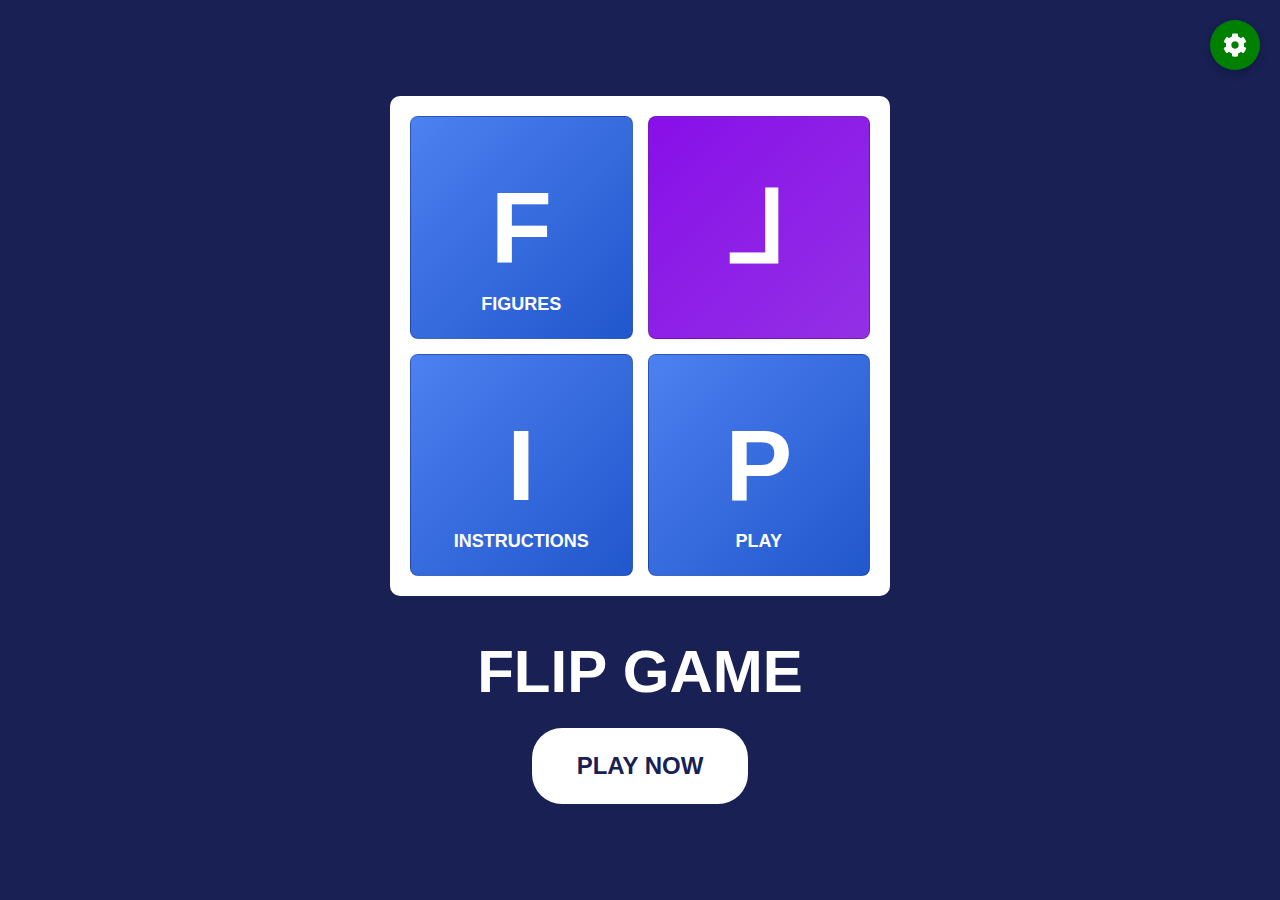
<file: index.html>
<!DOCTYPE html>
<html lang="en">
<head>
  <meta charset="UTF-8" />
  <meta name="viewport" content="width=device-width, initial-scale=1.0"/>
  <title>Flip Game</title>
  <link rel="stylesheet" href="https://cdnjs.cloudflare.com/ajax/libs/font-awesome/5.15.4/css/all.min.css" />
  <link href="https://cdn.jsdelivr.net/npm/bootstrap@5.3.0/dist/css/bootstrap.min.css" rel="stylesheet">
  <link rel="stylesheet" href="index.css">
</head>
<body>
  
  <!-- Settings Wrapper -->
  <div class="settings-wrapper">
    <div class="settings-icon" id="settingsButton">
      <i class="fa fa-cog" aria-hidden="true"></i>
    </div>
    <div class="settings-panel" id="settingsPanel">
      <button id="soundToggle" class="sound-button">
        <i class="fas fa-volume-up sound-on"></i>
        <i class="fas fa-volume-mute sound-off" style="display: none;"></i>
      </button>
      <button id="timerToggle" class="timer-button">
        <i class="fas fa-stopwatch timer-on"></i>
        <i class="fas fa-ban timer-off" style="display: none;"></i>
      </button>
    </div>
  </div>
  
<div class="main-content-wrapper"></div>
  <!-- Logo Section -->
  <div class="logo">
    <div class="card" id="card1">
      <div class="f">F</div>
      <div class="b">FIGURES</div>
    </div>
    <div class="card" id="card2">
      <div class="f">⅃</div>
    </div>
    <div class="card" id="card3">
      <div class="f">I</div>
      <div class="b">INSTRUCTIONS</div>
    </div>
    <div class="card" id="card4">
      <div class="f">P</div>
      <div class="b">PLAY</div>
    </div>
  </div>

  <!-- Bottom Section -->
  <div class="bottom-section">
    <h1>FLIP GAME</h1>
    <a href="flip.html" class="play-button" id="playNowBtn">PLAY NOW</a>
  </div>
 </div>
  <script src="https://cdn.jsdelivr.net/npm/bootstrap@5.3.0/dist/js/bootstrap.bundle.min.js"></script>
  <script>
    document.addEventListener("DOMContentLoaded", function() {
      const settingsButton = document.getElementById('settingsButton');
      const settingsPanel = document.getElementById('settingsPanel');

      // Settings panel toggle
      settingsButton.addEventListener('click', function(e) {
        e.stopPropagation();
        settingsPanel.classList.toggle('show');
      });

      // Close panel when clicking outside
      document.addEventListener('click', function(e) {
        if (!settingsPanel.contains(e.target) && !settingsButton.contains(e.target)) {
          settingsPanel.classList.remove('show');
        }
      });

      // Sound toggle
      const soundToggle = document.getElementById('soundToggle');
      const soundOnIcon = soundToggle.querySelector('.sound-on');
      const soundOffIcon = soundToggle.querySelector('.sound-off');
      
      soundToggle.addEventListener('click', function() {
        const isSoundOn = soundOnIcon.style.display !== 'none';
        soundOnIcon.style.display = isSoundOn ? 'none' : 'inline-block';
        soundOffIcon.style.display = isSoundOn ? 'inline-block' : 'none';
        localStorage.setItem('soundOn', !isSoundOn);
      });

      // Timer toggle
      const timerToggle = document.getElementById('timerToggle');
      const timerOnIcon = timerToggle.querySelector('.timer-on');
      const timerOffIcon = timerToggle.querySelector('.timer-off');
      
      timerToggle.addEventListener('click', function() {
        const isTimerOn = timerOnIcon.style.display !== 'none';
        timerOnIcon.style.display = isTimerOn ? 'none' : 'inline-block';
        timerOffIcon.style.display = isTimerOn ? 'inline-block' : 'none';
        localStorage.setItem('timerOn', !isTimerOn);
      });

      // Initialize settings
      if(!localStorage.getItem('soundOn')) {
        localStorage.setItem('soundOn', 'true');
        soundOnIcon.style.display = 'inline-block';
        soundOffIcon.style.display = 'none';
      }
      if(!localStorage.getItem('timerOn')) {
        localStorage.setItem('timerOn', 'true');
        timerOnIcon.style.display = 'inline-block';
        timerOffIcon.style.display = 'none';
      }

      // Set initial toggle states
      if (localStorage.getItem('soundOn') === 'false') {
        soundOnIcon.style.display = 'none';
        soundOffIcon.style.display = 'inline-block';
      }
      if (localStorage.getItem('timerOn') === 'false') {
        timerOnIcon.style.display = 'none';
        timerOffIcon.style.display = 'inline-block';
      }
    });

    // Play button handler
    document.getElementById('playNowBtn').addEventListener('click', function(e) {
      e.preventDefault();
      window.location.href = 'flip.html';
    });
    
    
  </script>
</body>
</html>
</file>
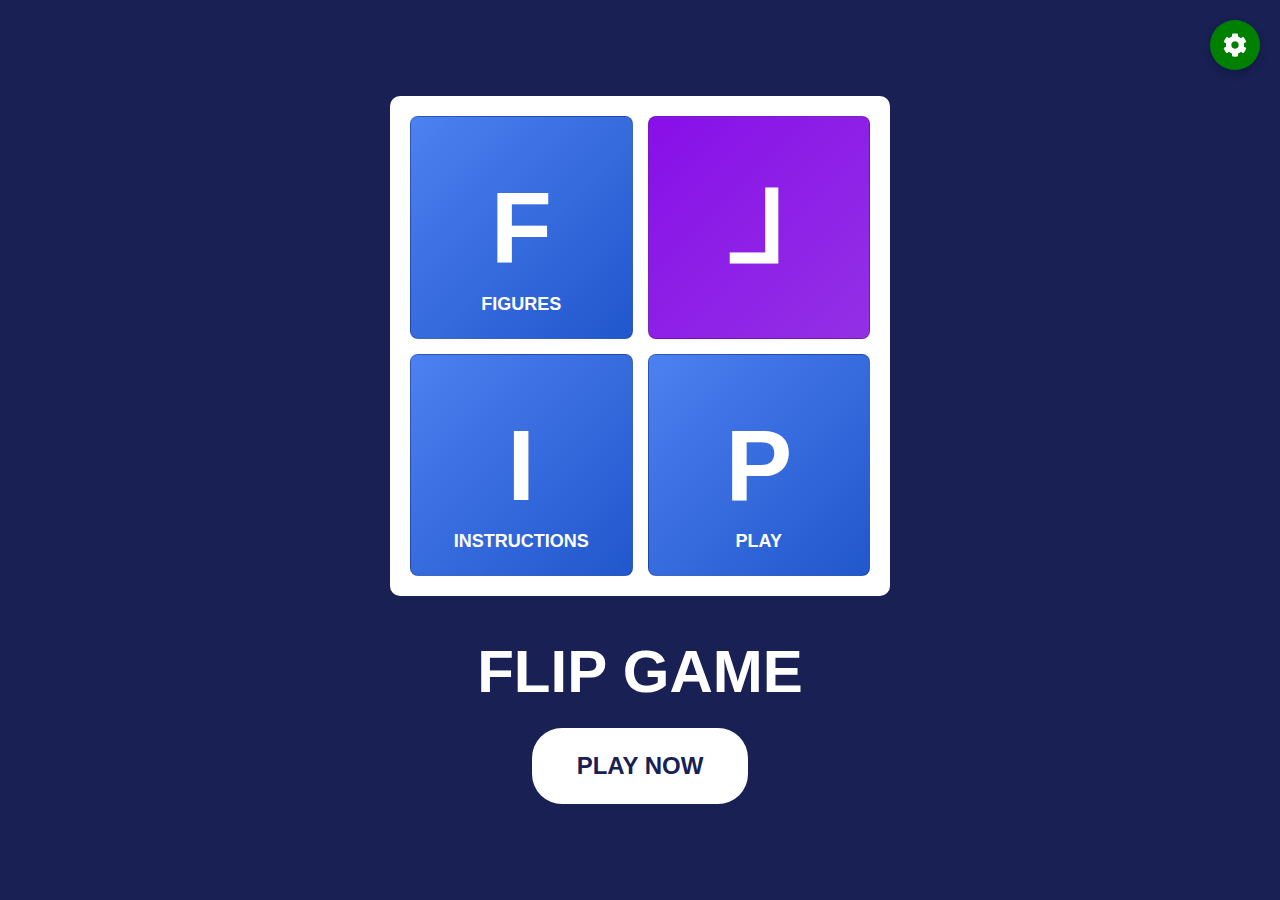
<file: homepage.html>
<!DOCTYPE html>
<html lang="en">
<head>
  <meta charset="UTF-8" />
  <meta name="viewport" content="width=device-width, initial-scale=1.0"/>
  <title>Flip Game</title>
  <link rel="stylesheet" href="https://cdnjs.cloudflare.com/ajax/libs/font-awesome/5.15.4/css/all.min.css" />
  <link href="https://cdn.jsdelivr.net/npm/bootstrap@5.3.0/dist/css/bootstrap.min.css" rel="stylesheet">
  <link rel="stylesheet" href="homepage.css">
</head>
<body>
  
  <!-- Settings Wrapper -->
  <div class="settings-wrapper">
    <div class="settings-icon" id="settingsButton">
      <i class="fa fa-cog" aria-hidden="true"></i>
    </div>
    <div class="settings-panel" id="settingsPanel">
      <button id="soundToggle" class="sound-button">
        <i class="fas fa-volume-up sound-on"></i>
        <i class="fas fa-volume-mute sound-off" style="display: none;"></i>
      </button>
      <button id="timerToggle" class="timer-button">
        <i class="fas fa-stopwatch timer-on"></i>
        <i class="fas fa-ban timer-off" style="display: none;"></i>
      </button>
    </div>
  </div>
  
<div class="main-content-wrapper"></div>
  <!-- Logo Section -->
  <div class="logo">
    <div class="card" id="card1">
      <div class="f">F</div>
      <div class="b">FIGURES</div>
    </div>
    <div class="card" id="card2">
      <div class="f">⅃</div>
    </div>
    <div class="card" id="card3">
      <div class="f">I</div>
      <div class="b">INSTRUCTIONS</div>
    </div>
    <div class="card" id="card4">
      <div class="f">P</div>
      <div class="b">PLAY</div>
    </div>
  </div>

  <!-- Bottom Section -->
  <div class="bottom-section">
    <h1>FLIP GAME</h1>
    <a href="flip.html" class="play-button" id="playNowBtn">PLAY NOW</a>
  </div>
 </div>
  <script src="https://cdn.jsdelivr.net/npm/bootstrap@5.3.0/dist/js/bootstrap.bundle.min.js"></script>
  <script>
    document.addEventListener("DOMContentLoaded", function() {
      const settingsButton = document.getElementById('settingsButton');
      const settingsPanel = document.getElementById('settingsPanel');

      // Settings panel toggle
      settingsButton.addEventListener('click', function(e) {
        e.stopPropagation();
        settingsPanel.classList.toggle('show');
      });

      // Close panel when clicking outside
      document.addEventListener('click', function(e) {
        if (!settingsPanel.contains(e.target) && !settingsButton.contains(e.target)) {
          settingsPanel.classList.remove('show');
        }
      });

      // Sound toggle
      const soundToggle = document.getElementById('soundToggle');
      const soundOnIcon = soundToggle.querySelector('.sound-on');
      const soundOffIcon = soundToggle.querySelector('.sound-off');
      
      soundToggle.addEventListener('click', function() {
        const isSoundOn = soundOnIcon.style.display !== 'none';
        soundOnIcon.style.display = isSoundOn ? 'none' : 'inline-block';
        soundOffIcon.style.display = isSoundOn ? 'inline-block' : 'none';
        localStorage.setItem('soundOn', !isSoundOn);
      });

      // Timer toggle
      const timerToggle = document.getElementById('timerToggle');
      const timerOnIcon = timerToggle.querySelector('.timer-on');
      const timerOffIcon = timerToggle.querySelector('.timer-off');
      
      timerToggle.addEventListener('click', function() {
        const isTimerOn = timerOnIcon.style.display !== 'none';
        timerOnIcon.style.display = isTimerOn ? 'none' : 'inline-block';
        timerOffIcon.style.display = isTimerOn ? 'inline-block' : 'none';
        localStorage.setItem('timerOn', !isTimerOn);
      });

      // Initialize settings
      if(!localStorage.getItem('soundOn')) {
        localStorage.setItem('soundOn', 'true');
        soundOnIcon.style.display = 'inline-block';
        soundOffIcon.style.display = 'none';
      }
      if(!localStorage.getItem('timerOn')) {
        localStorage.setItem('timerOn', 'true');
        timerOnIcon.style.display = 'inline-block';
        timerOffIcon.style.display = 'none';
      }

      // Set initial toggle states
      if (localStorage.getItem('soundOn') === 'false') {
        soundOnIcon.style.display = 'none';
        soundOffIcon.style.display = 'inline-block';
      }
      if (localStorage.getItem('timerOn') === 'false') {
        timerOnIcon.style.display = 'none';
        timerOffIcon.style.display = 'inline-block';
      }
    });

    // Play button handler
    document.getElementById('playNowBtn').addEventListener('click', function(e) {
      e.preventDefault();
      window.location.href = 'flip.html';
    });
    
    
  </script>
</body>
</html>
</file>
<file: index.css>
/* index.css */

/* Reset and Core Layout */
body, html {
    margin: 0;
    font-family: 'Open Sans', sans-serif;
    background: #182054;
    overflow: hidden;
    color: #fff;
    text-align: center;
    height: 100vh;
    /* Use flexbox for perfect vertical and horizontal centering of the main content block */
    display: flex;
    flex-direction: column;
    justify-content: center; /* Center content vertically */
    align-items: center;     /* Center content horizontally */
    position: relative;
}

/* Main Content Wrapper (Optional, but good practice for centering the whole block) */
.main-content-wrapper {
    display: flex;
    flex-direction: column;
    align-items: center;
    max-width: 90%; /* Prevent content from stretching too wide on huge screens */
    width: auto; /* Let content determine its own width */
}

/* Logo Section (4-card grid) */
.logo {
    /* Adjusted size for a more professional proportion */
    width: 500px; /* Reduced from 600px for a less oversized look */
    height: 500px; /* Reduced from 600px */
    display: grid;
    grid-template-columns: 1fr 1fr;
    grid-template-rows: 1fr 1fr;
    gap: 15px; /* Increased gap for better visual separation */
    background: white;
    border-radius: 10px;
    padding: 20px;
    position: relative;
    /* Removed margin: 0 auto; as parent body is now handling centering */
}

.card {
    width: 100%;
    height: 100%;
    /* Retaining original gradient and styles */
    background: linear-gradient(135deg, #4d80f0 0%, #2157cc 100%);
    display: flex;
    align-items: center;
    justify-content: center;
    font-size: 100px; /* Adjusted font size to fit the slightly smaller card */
    font-weight: bold;
    text-transform: uppercase;
    position: relative;
    color: white;
    cursor: pointer;
    border-radius: 8px; /* Added slight rounding to cards for a softer professional look */
    transition: transform 0.2s; /* Added hover transition */
}

.card:hover {
    transform: scale(1.03); /* Subtle scale on hover for interactivity */
}

#card2 {
    /* Retaining original gradient */
    background: linear-gradient(135deg, #880fe8 0%, #9330e5 100%);
}

/* Big letters F, L, I, P */
.f {
    position: relative;
    /* No change, they are already centered by the parent .card flex container */
}

/* Bottom text (FIGURES, INSTRUCTIONS, PLAY) */
.b {
    position: absolute;
    bottom: 20px;
    font-size: 18px;
    text-transform: uppercase;
    white-space: nowrap; /* Ensures text doesn't wrap */
}

/* Bottom Section (FLIP GAME title and PLAY NOW button) */
.bottom-section {
    position: relative;
    margin-top: 40px; /* Increased margin for better separation from the grid */
    width: 100%;
    text-align: center;
}

h1 {
    font-size: 60px;
    font-weight: bold;
    margin-top: 0; /* Adjusted: Removed the 20px margin-top, as bottom-section handles spacing */
    margin-bottom: 20px; /* Add margin below the title */
    color: #fff;
}

.play-button {
    display: inline-block;
    padding: 20px 45px; /* Slightly adjusted padding for professional look */
    background: white;
    color: #182054;
    font-size: 24px; /* Slightly reduced font size for a professional button */
    font-weight: bold;
    text-transform: uppercase;
    border-radius: 30px; /* Slightly reduced border radius */
    text-decoration: none;
    transition: background 0.3s, transform 0.2s;
}

.play-button:hover {
    background: rgba(255, 255, 255, 0.8);
    transform: translateY(-2px); /* Subtle lift on hover */
}

/* Settings Styles - No major changes needed as they are position fixed */
.settings-wrapper {
    position: fixed;
    top: 20px;
    right: 20px;
    z-index: 1000;
}

.settings-icon {
    font-size: 24px;
    background-color: green;
    color: white;
    border-radius: 50%;
    width: 50px;
    height: 50px;
    display: flex;
    align-items: center;
    justify-content: center;
    box-shadow: 0 4px 8px rgba(0, 0, 0, 0.2);
    cursor: pointer;
    transition: transform 0.3s;
}

.settings-icon:hover {
    transform: rotate(30deg);
}

.settings-panel {
    display: none;
    flex-direction: column;
    gap: 10px;
    position: absolute;
    top: 60px;
    right: 0;
    padding: 15px;
    border-radius: 10px;
    z-index: 1001;
}

.settings-panel.show {
    display: flex;
    flex-direction: column;
    gap: 15px;
    background: transparent;
    box-shadow: none;
    padding: 0;
}

.sound-button, .timer-button {
    background-color: white;
    border: none;
    border-radius: 12px;
    box-shadow: 4px 4px 0 #ff0090;
    padding: 10px;
    cursor: pointer;
    display: flex;
    align-items: center;
    justify-content: center;
    width: 45px;
    height: 45px;
    transition: transform 0.2s;
}

.sound-button:hover, .timer-button:hover {
    transform: scale(1.1);
}

.sound-button i, .timer-button i {
    font-size: 24px;
}

/* Toggle Icon States */
.sound-on, .timer-on {
    display: inline-block;
    color: #4CAF50;
}

.sound-off, .timer-off {
    display: none;
    color: #f44336;
}

.sound-on.active, .timer-on.active {
    display: inline-block;
}

.sound-off.active, .timer-off.active {
    display: inline-block;
}

.sound-on:not(.active), .timer-on:not(.active) {
    display: none;
}

.sound-off:not(.active), .timer-off:not(.active) {
    display: none;
}
</file>
<file: homepage.css>
/* homepage.css */

/* Reset and Core Layout */
body, html {
    margin: 0;
    font-family: 'Open Sans', sans-serif;
    background: #182054;
    overflow: hidden;
    color: #fff;
    text-align: center;
    height: 100vh;
    /* Use flexbox for perfect vertical and horizontal centering of the main content block */
    display: flex;
    flex-direction: column;
    justify-content: center; /* Center content vertically */
    align-items: center;     /* Center content horizontally */
    position: relative;
}

/* Main Content Wrapper (Optional, but good practice for centering the whole block) */
.main-content-wrapper {
    display: flex;
    flex-direction: column;
    align-items: center;
    max-width: 90%; /* Prevent content from stretching too wide on huge screens */
    width: auto; /* Let content determine its own width */
}

/* Logo Section (4-card grid) */
.logo {
    /* Adjusted size for a more professional proportion */
    width: 500px; /* Reduced from 600px for a less oversized look */
    height: 500px; /* Reduced from 600px */
    display: grid;
    grid-template-columns: 1fr 1fr;
    grid-template-rows: 1fr 1fr;
    gap: 15px; /* Increased gap for better visual separation */
    background: white;
    border-radius: 10px;
    padding: 20px;
    position: relative;
    /* Removed margin: 0 auto; as parent body is now handling centering */
}

.card {
    width: 100%;
    height: 100%;
    /* Retaining original gradient and styles */
    background: linear-gradient(135deg, #4d80f0 0%, #2157cc 100%);
    display: flex;
    align-items: center;
    justify-content: center;
    font-size: 100px; /* Adjusted font size to fit the slightly smaller card */
    font-weight: bold;
    text-transform: uppercase;
    position: relative;
    color: white;
    cursor: pointer;
    border-radius: 8px; /* Added slight rounding to cards for a softer professional look */
    transition: transform 0.2s; /* Added hover transition */
}

.card:hover {
    transform: scale(1.03); /* Subtle scale on hover for interactivity */
}

#card2 {
    /* Retaining original gradient */
    background: linear-gradient(135deg, #880fe8 0%, #9330e5 100%);
}

/* Big letters F, L, I, P */
.f {
    position: relative;
    /* No change, they are already centered by the parent .card flex container */
}

/* Bottom text (FIGURES, INSTRUCTIONS, PLAY) */
.b {
    position: absolute;
    bottom: 20px;
    font-size: 18px;
    text-transform: uppercase;
    white-space: nowrap; /* Ensures text doesn't wrap */
}

/* Bottom Section (FLIP GAME title and PLAY NOW button) */
.bottom-section {
    position: relative;
    margin-top: 40px; /* Increased margin for better separation from the grid */
    width: 100%;
    text-align: center;
}

h1 {
    font-size: 60px;
    font-weight: bold;
    margin-top: 0; /* Adjusted: Removed the 20px margin-top, as bottom-section handles spacing */
    margin-bottom: 20px; /* Add margin below the title */
    color: #fff;
}

.play-button {
    display: inline-block;
    padding: 20px 45px; /* Slightly adjusted padding for professional look */
    background: white;
    color: #182054;
    font-size: 24px; /* Slightly reduced font size for a professional button */
    font-weight: bold;
    text-transform: uppercase;
    border-radius: 30px; /* Slightly reduced border radius */
    text-decoration: none;
    transition: background 0.3s, transform 0.2s;
}

.play-button:hover {
    background: rgba(255, 255, 255, 0.8);
    transform: translateY(-2px); /* Subtle lift on hover */
}

/* Settings Styles - No major changes needed as they are position fixed */
.settings-wrapper {
    position: fixed;
    top: 20px;
    right: 20px;
    z-index: 1000;
}

.settings-icon {
    font-size: 24px;
    background-color: green;
    color: white;
    border-radius: 50%;
    width: 50px;
    height: 50px;
    display: flex;
    align-items: center;
    justify-content: center;
    box-shadow: 0 4px 8px rgba(0, 0, 0, 0.2);
    cursor: pointer;
    transition: transform 0.3s;
}

.settings-icon:hover {
    transform: rotate(30deg);
}

.settings-panel {
    display: none;
    flex-direction: column;
    gap: 10px;
    position: absolute;
    top: 60px;
    right: 0;
    padding: 15px;
    border-radius: 10px;
    z-index: 1001;
}

.settings-panel.show {
    display: flex;
    flex-direction: column;
    gap: 15px;
    background: transparent;
    box-shadow: none;
    padding: 0;
}

.sound-button, .timer-button {
    background-color: white;
    border: none;
    border-radius: 12px;
    box-shadow: 4px 4px 0 #ff0090;
    padding: 10px;
    cursor: pointer;
    display: flex;
    align-items: center;
    justify-content: center;
    width: 45px;
    height: 45px;
    transition: transform 0.2s;
}

.sound-button:hover, .timer-button:hover {
    transform: scale(1.1);
}

.sound-button i, .timer-button i {
    font-size: 24px;
}

/* Toggle Icon States */
.sound-on, .timer-on {
    display: inline-block;
    color: #4CAF50;
}

.sound-off, .timer-off {
    display: none;
    color: #f44336;
}

.sound-on.active, .timer-on.active {
    display: inline-block;
}

.sound-off.active, .timer-off.active {
    display: inline-block;
}

.sound-on:not(.active), .timer-on:not(.active) {
    display: none;
}

.sound-off:not(.active), .timer-off:not(.active) {
    display: none;
}
</file>
